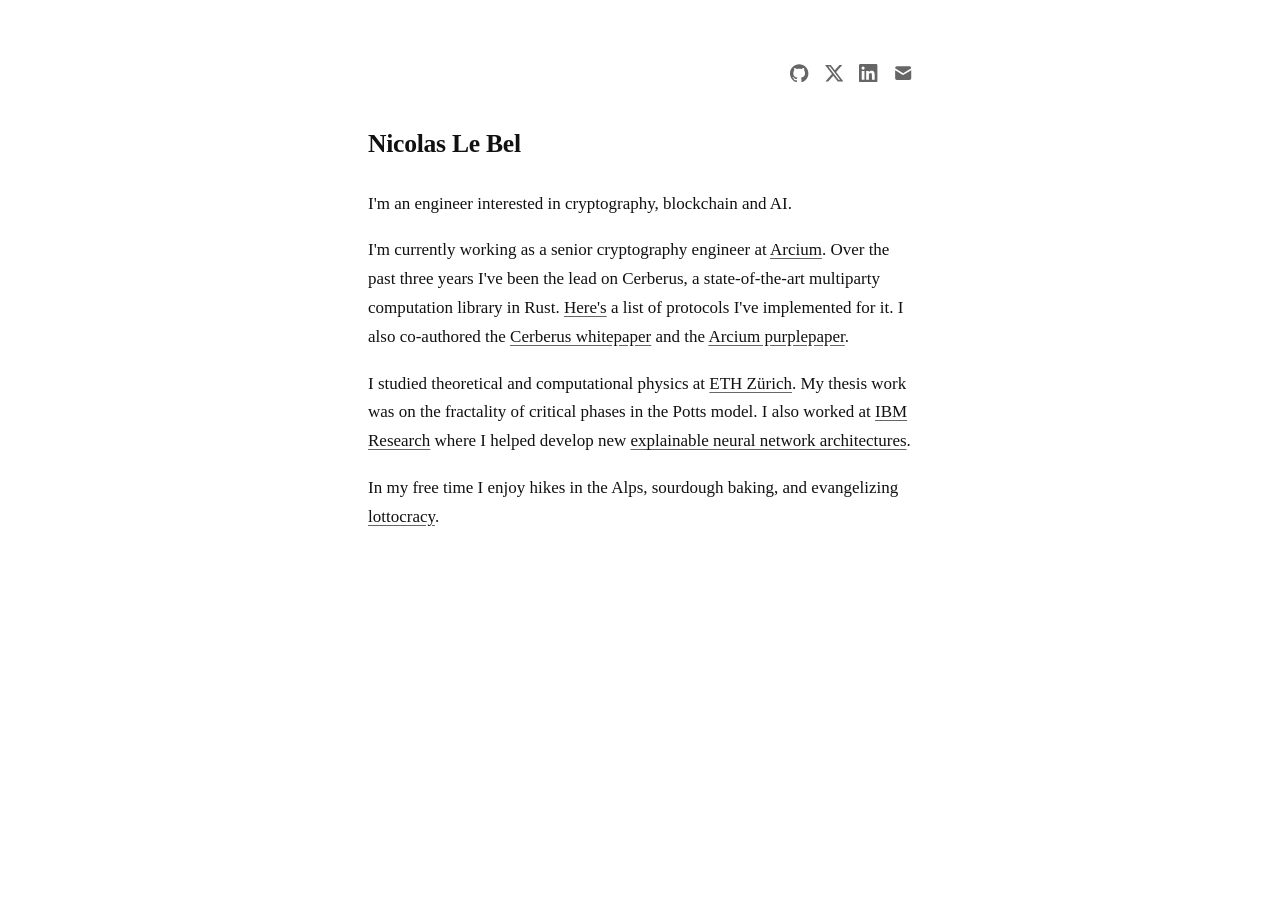
<file: index.html>
<!doctype html>
<html lang="en">
<head>
<meta charset="utf-8">
<meta name="viewport" content="width=device-width, initial-scale=1">
<title>Nicolas Le Bel</title>
<link rel="icon" href="favicon.svg" type="image/svg+xml">
<link rel="stylesheet" href="style.css">
</head>
<body>
  <nav>
    <a href="https://github.com/n-lebel" target="_blank" rel="noopener" aria-label="github">
      <svg viewBox="0 0 24 24" aria-hidden="true"><path d="M12 .297c-6.63 0-12 5.373-12 12 0 5.303 3.438 9.8 8.205 11.385.6.113.82-.258.82-.577 0-.285-.01-1.04-.015-2.04-3.338.724-4.042-1.61-4.042-1.61C4.422 18.07 3.633 17.7 3.633 17.7c-1.087-.744.084-.729.084-.729 1.205.084 1.838 1.236 1.838 1.236 1.07 1.835 2.809 1.305 3.495.998.108-.776.417-1.305.76-1.605-2.665-.3-5.466-1.332-5.466-5.93 0-1.31.465-2.38 1.235-3.22-.135-.303-.54-1.523.105-3.176 0 0 1.005-.322 3.3 1.23.96-.267 1.98-.399 3-.405 1.02.006 2.04.138 3 .405 2.28-1.552 3.285-1.23 3.285-1.23.645 1.653.24 2.873.12 3.176.765.84 1.23 1.91 1.23 3.22 0 4.61-2.805 5.625-5.475 5.92.42.36.81 1.096.81 2.22 0 1.606-.015 2.896-.015 3.286 0 .315.21.69.825.57C20.565 22.092 24 17.592 24 12.297c0-6.627-5.373-12-12-12"/></svg></a>
    <a href="https://x.com/nicklb_" target="_blank" rel="noopener" aria-label="x">
      <svg viewBox="0 0 24 24" aria-hidden="true"><path d="M18.901 1.153h3.68l-8.04 9.19L24 22.846h-7.406l-5.8-7.584-6.638 7.584H.474l8.6-9.83L0 1.154h7.594l5.243 6.932ZM17.61 20.644h2.039L6.486 3.24H4.298Z"/></svg></a>
    <a href="https://linkedin.com/in/nicolas-le-bel" target="_blank" rel="noopener" aria-label="linkedin">
      <svg viewBox="0 0 24 24" aria-hidden="true"><path d="M20.447 20.452h-3.554v-5.569c0-1.328-.027-3.037-1.852-3.037-1.853 0-2.136 1.445-2.136 2.939v5.667H9.351V9h3.414v1.561h.046c.477-.9 1.637-1.85 3.37-1.85 3.601 0 4.267 2.37 4.267 5.455v6.286zM5.337 7.433a2.062 2.062 0 1 1 0-4.125 2.062 2.062 0 0 1 0 4.125zm1.782 13.019H3.555V9h3.564v11.452zM22.225 0H1.771C.792 0 0 .774 0 1.729v20.542C0 23.227.792 24 1.771 24h20.451C23.2 24 24 23.227 24 22.271V1.729C24 .774 23.2 0 22.222 0h.003z"/></svg></a>
    <a href="mailto:nicolas.lb@protonmail.ch" aria-label="email">
      <svg viewBox="0 0 24 24" aria-hidden="true"><path d="M1.5 5.25A2.25 2.25 0 0 1 3.75 3h16.5a2.25 2.25 0 0 1 2.25 2.25v.38l-10.5 6.3-10.5-6.3zM1.5 8.05V18.75A2.25 2.25 0 0 0 3.75 21h16.5a2.25 2.25 0 0 0 2.25-2.25V8.05l-10.03 6.02a1.5 1.5 0 0 1-1.44 0z"/></svg></a>
  </nav>

  <h1>Nicolas Le Bel</h1>

  <p>I'm an engineer interested in cryptography, blockchain and AI.</p>

  <p>I'm currently working as a senior cryptography engineer at <a href="https://www.arcium.com" target="_blank" rel="noopener">Arcium</a>. Over the past three years
     I've been the lead on Cerberus, a state-of-the-art multiparty computation library in Rust.
     <a href="protocols.html">Here's</a> a list of protocols I've implemented for it. I also co-authored the 
     <a href="https://www.arcium.com/research/cerberus" target="_blank" rel="noopener">Cerberus whitepaper</a> and the <a href="https://www.arcium.com/research/purplepaper" target="_blank" rel="noopener">Arcium purplepaper</a>.</p>

  <p>I studied theoretical and computational physics at <a href="https://ethz.ch" target="_blank" rel="noopener">ETH Zürich</a>. My thesis work was on the fractality of critical 
  phases in the Potts model. I also worked at <a href="https://research.ibm.com/labs/zurich" target="_blank" rel="noopener">IBM Research</a> where I helped develop new <a href="https://academic.oup.com/bioinformaticsadvances/article/3/1/vbad016/7055330" target="_blank" rel="noopener">explainable neural network architectures</a>.</p> 

  <p>In my free time I enjoy hikes in the Alps, sourdough baking, and evangelizing <a href="https://en.wikipedia.org/wiki/Sortition" target="_blank" rel="noopener">lottocracy</a>.</p>
  
</body>
</html>
</file>
<file: style.css>
:root { --bg:#fff; --fg:#111; --muted:#666; }
  @media (prefers-color-scheme: dark) {
    :root { --bg:#0e0e10; --fg:#e8e8e8; --muted:#8a8a8a; }
  }
  body {
    background: var(--bg); color: var(--fg);
    font: 17px/1.7 "Iowan Old Style", "Palatino Linotype", Palatino, "Book Antiqua", Georgia, serif;
    max-width: 34rem; margin: 0 auto; padding: 4rem 1.25rem 6rem;
  }
  h2 { font-size: 1.05rem; margin: 2rem 0 0.75rem; }
  h1 { font-size: 1.6rem; margin: 0 0 1.5rem; letter-spacing: -0.01em; }
  p { margin: 0 0 1.1rem; }
  a { color: inherit; text-decoration-color: var(--muted); text-underline-offset: 0.16em; }
  a:hover { text-decoration-color: currentColor; }
  nav { display: flex; justify-content: flex-end; gap: 1rem; margin-bottom: 2.5rem; }
  nav a { display: inline-flex; color: var(--muted); }
  nav a:hover { color: var(--fg); }
  nav svg { width: 1.15rem; height: 1.15rem; fill: currentColor; }
  ul.protocols { list-style: none; padding: 0; margin: 0 0 1.1rem; }
  ul.protocols .impl { color: var(--muted); }
  ul.protocols .impl:before { content: " · "; }
  ul.protocols li { margin-bottom: 0.5rem; text-indent: -1.5rem; padding-left: 1.5rem; }
</file>
